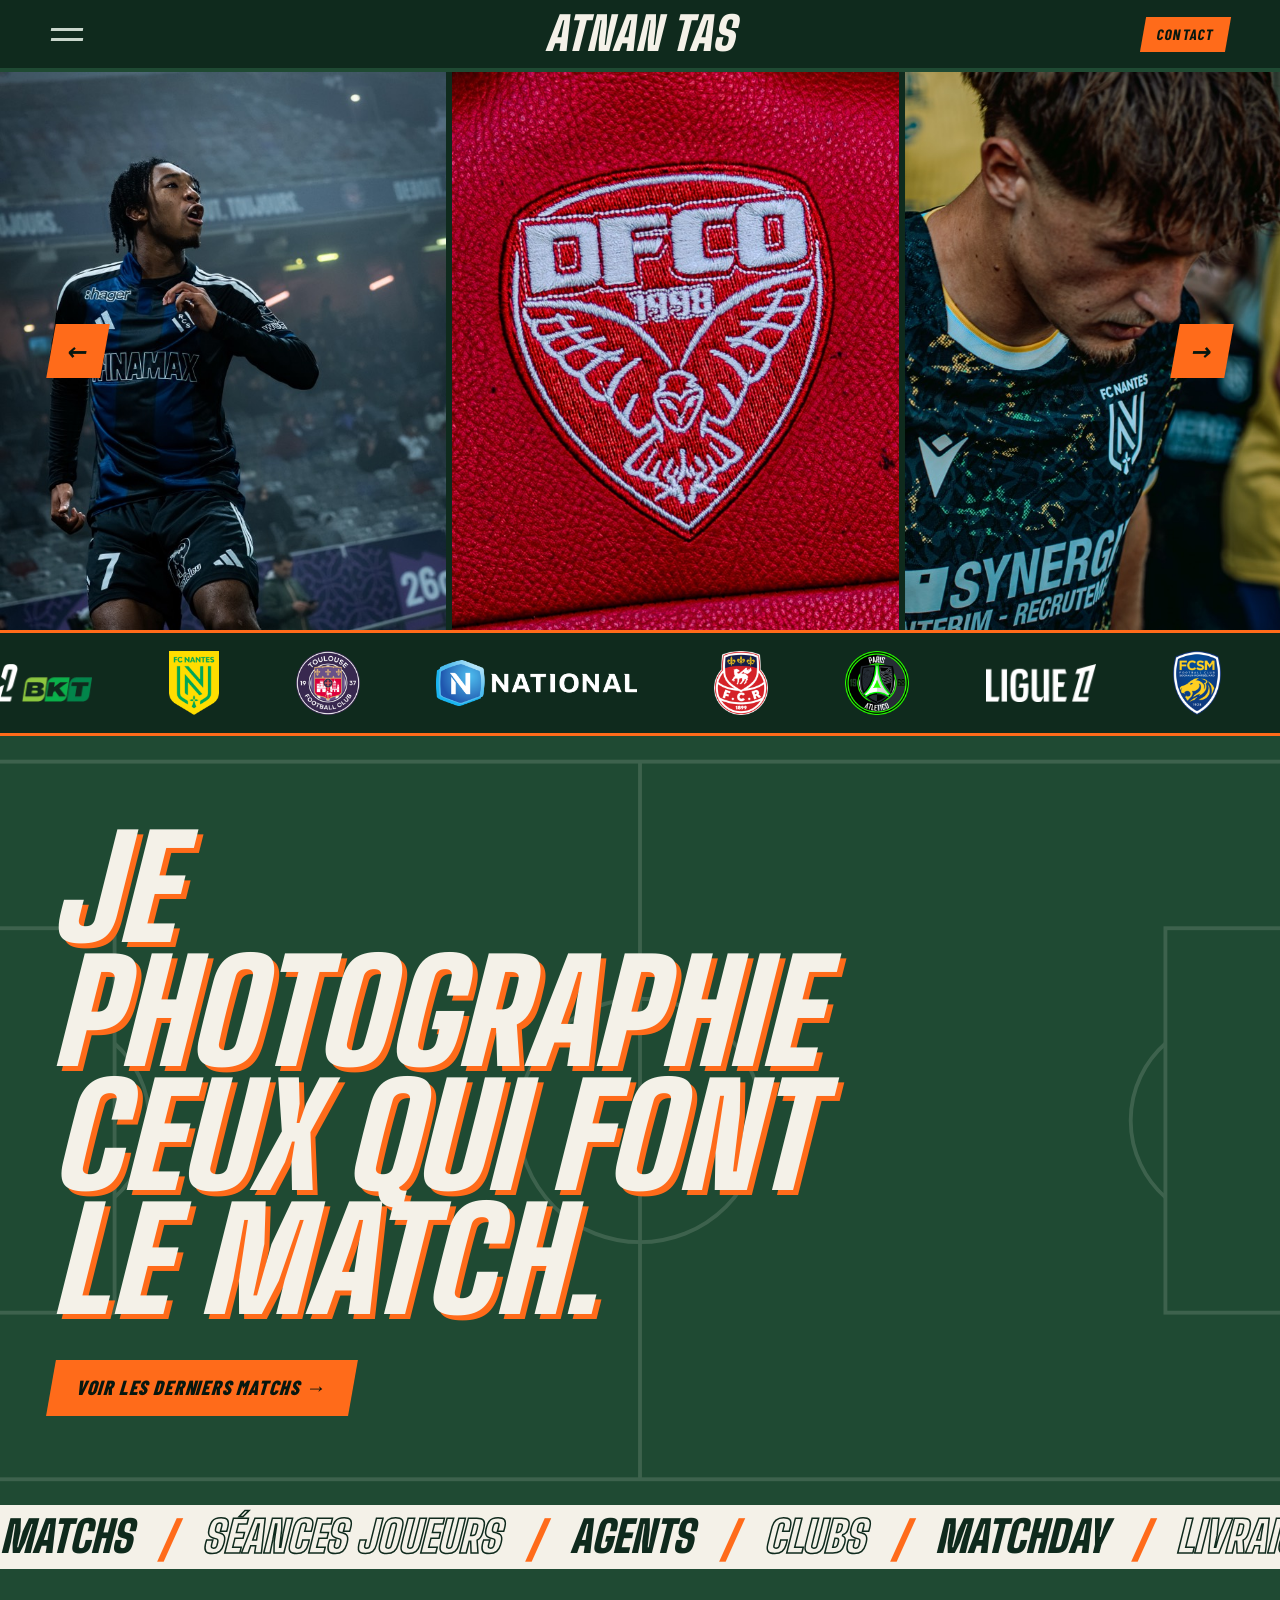
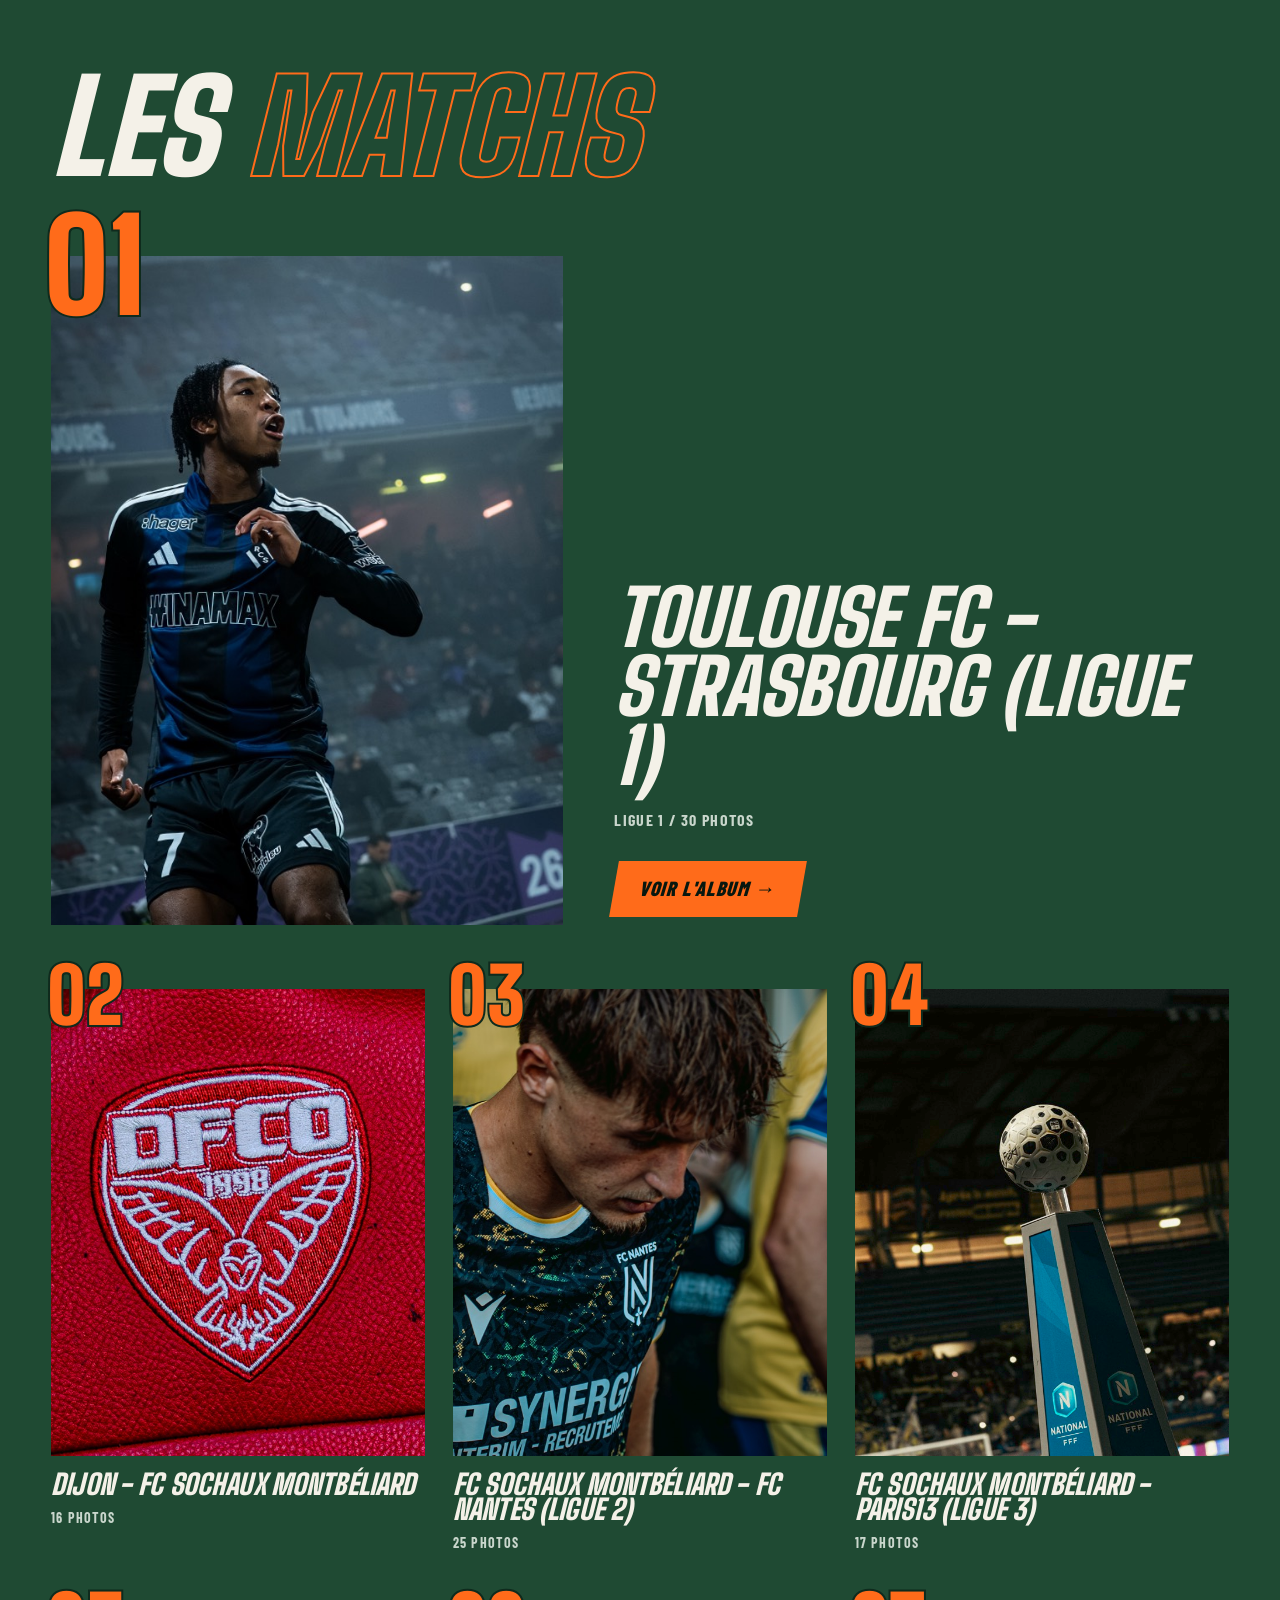
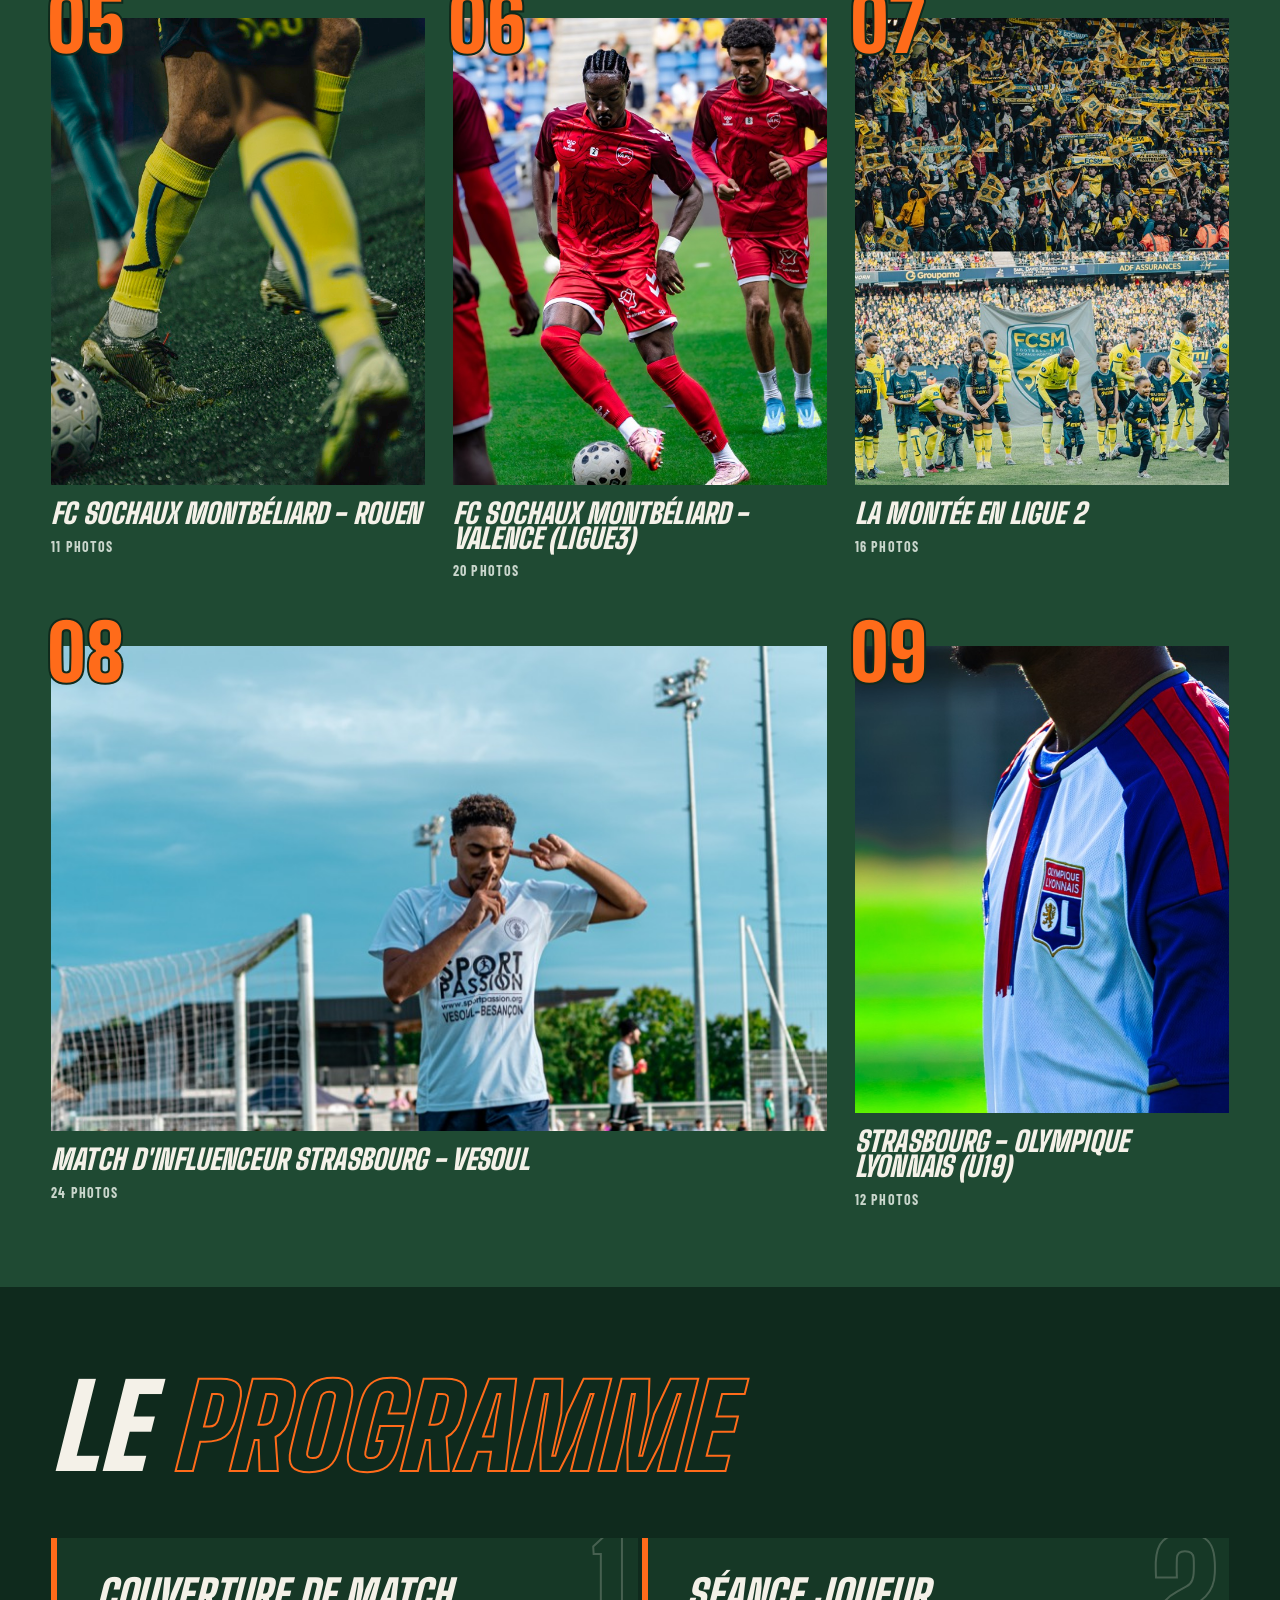
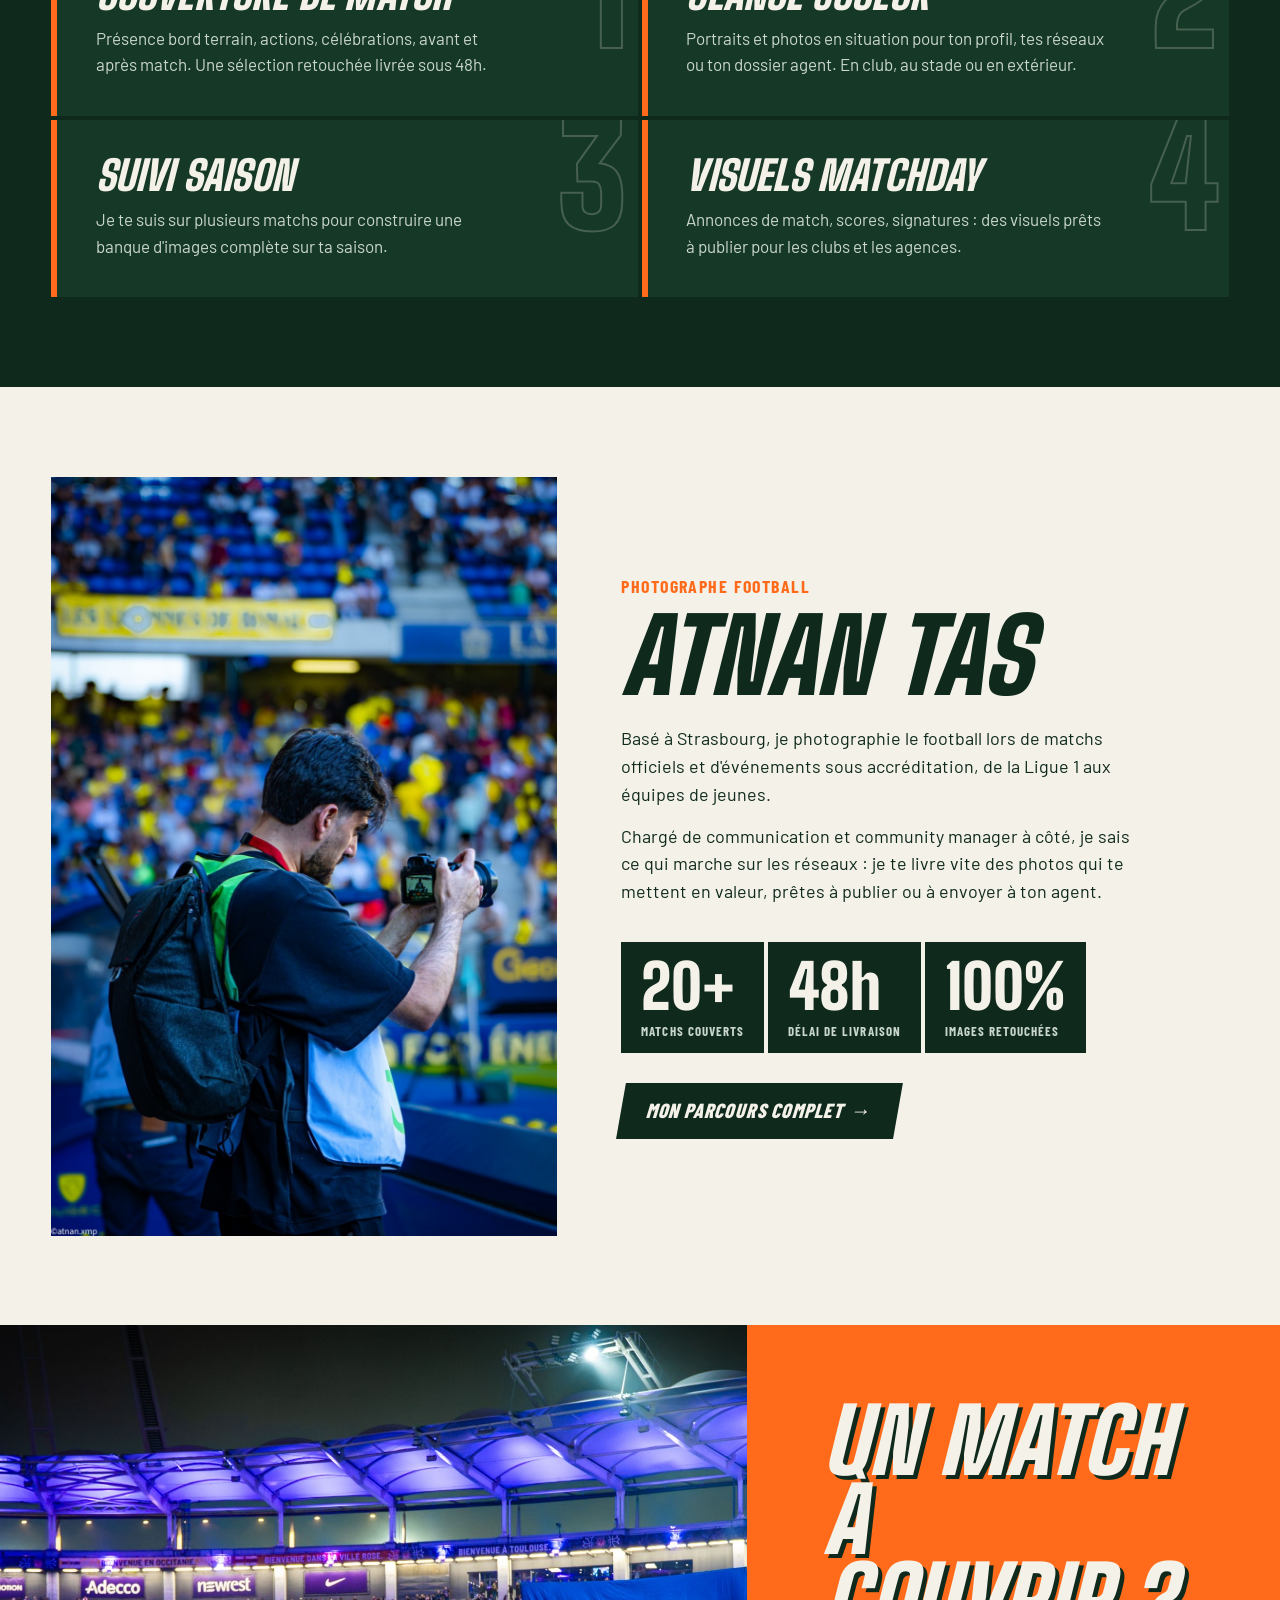
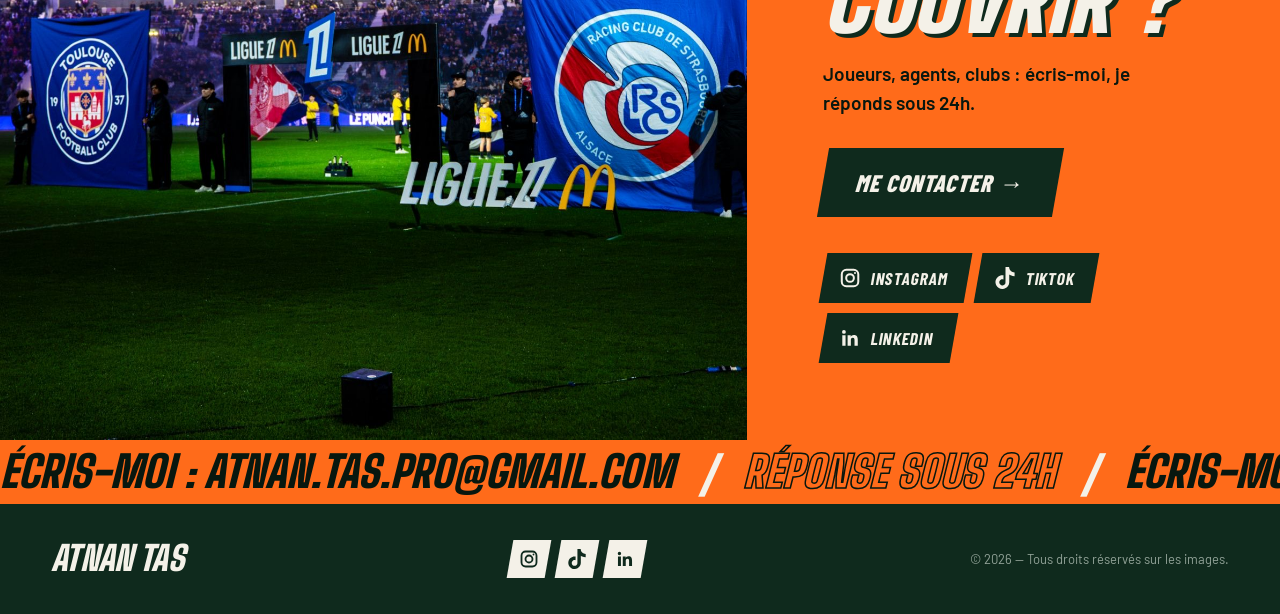
<file: index.html>
<!doctype html>
<html lang="fr">
<head>
  <meta charset="utf-8">
  <meta name="viewport" content="width=device-width, initial-scale=1">
  <title>Photographe football — Portfolio</title>
  <meta name="description" content="Portfolio de photographie football : matchs, séances joueurs et visuels matchday.">
  <link rel="preconnect" href="https://fonts.googleapis.com">
  <link rel="preconnect" href="https://fonts.gstatic.com" crossorigin>
  <link href="https://fonts.googleapis.com/css2?family=Big+Shoulders+Display:wght@700;800;900&family=Barlow+Condensed:ital,wght@0,500;0,600;0,700;1,700;1,800&family=Barlow:wght@400;500;600&display=swap" rel="stylesheet">
  <link rel="stylesheet" href="css/style.css">
</head>
<body>
  <a class="skip" href="#travaux">Aller aux photos</a>

  <header class="nav" id="nav">
    <button class="burger" id="burger" aria-label="Ouvrir le menu" aria-expanded="false"><span></span><span></span></button>
    <a href="#top" class="logo" data-fill="nom"></a>
    <a href="contact.html" class="nav-cta">Contact</a>
  </header>

  <div class="menu" id="menu" hidden>
    <nav>
      <a href="#travaux" data-close>Photos</a>
      <span id="menu-cats"></span>
      <a href="#services" data-close>Services</a>
      <a href="apropos.html">À propos</a>
      <a href="contact.html">Contact</a>
    </nav>
    <div class="menu-foot" id="menu-socials"></div>
  </div>

  <main id="top">
    <!-- CARROUSEL -->
    <section class="reel" aria-label="Photos à la une">
      <div class="reel-track" id="reel"></div>
      <button class="reel-btn prev" id="reel-prev" aria-label="Photos précédentes">←</button>
      <button class="reel-btn next" id="reel-next" aria-label="Photos suivantes">→</button>
    </section>

    <!-- BANDEAU CLUBS & LIGUES -->
    <div class="marquee marquee-teams" aria-label="Clubs et compétitions couverts"><div class="marquee-in" id="marquee0"></div></div>

    <!-- INTRO -->
    <section class="band band-mustard intro">
      <svg class="pitch" viewBox="0 0 1200 600" preserveAspectRatio="xMidYMid slice" aria-hidden="true"><g fill="none" stroke="currentColor" stroke-width="3"><rect x="20" y="20" width="1160" height="560"/><line x1="600" y1="20" x2="600" y2="580"/><circle cx="600" cy="300" r="95"/><circle cx="600" cy="300" r="5" fill="currentColor"/><rect x="20" y="150" width="170" height="300"/><rect x="20" y="230" width="60" height="140"/><rect x="1010" y="150" width="170" height="300"/><rect x="1120" y="230" width="60" height="140"/><path d="M190 240 A80 80 0 0 1 190 360"/><path d="M1010 240 A80 80 0 0 0 1010 360"/></g></svg>
      <h1><a href="#travaux" data-fill="accroche"></a></h1>
      <p><a href="#travaux" class="btn">Voir les derniers matchs →</a></p>
    </section>

    <div class="marquee" aria-hidden="true"><div class="marquee-in" id="marquee1"></div></div>

    <!-- TRAVAUX -->
    <section class="works" id="travaux">
      <div class="works-head">
        <h2>Les <span class="outline">matchs</span></h2>
        <div class="filters" id="filters"></div>
      </div>
      <div class="feed" id="feed"></div>
    </section>

    <!-- SERVICES -->
    <section class="band band-dark services-wrap" id="services">
      <h2>Le <span class="outline">programme</span></h2>
      <ol class="services" id="services-list"></ol>
    </section>

    <!-- À PROPOS -->
    <section class="band band-blue about" id="apropos">
      <div class="about-photo" id="about-photo"></div>
      <div class="about-text">
        <p class="kicker" data-fill="metier"></p>
        <h2 data-fill="nom"></h2>
        <div id="about-text"></div>
        <dl class="stats" id="stats"></dl>
        <a href="apropos.html" class="btn about-more">Mon parcours complet →</a>
      </div>
    </section>

    <!-- CONTACT -->
    <section class="cta" id="contact">
      <div class="cta-photo" id="cta-photo"></div>
      <div class="cta-box">
        <h2>Un match à couvrir&nbsp;?</h2>
        <p>Joueurs, agents, clubs : écris-moi, je réponds sous 24h.</p>
        <a href="contact.html" class="btn btn-big cta-btn">Me contacter →</a>
        <div class="contact-links" id="contact-links"></div>
      </div>
    </section>

    <div class="marquee marquee-alt" aria-hidden="true"><div class="marquee-in" id="marquee2"></div></div>
  </main>

  <footer class="footer">
    <span class="footer-logo" data-fill="nom"></span>
    <span class="socials" id="socials"></span>
    <span class="small">© <span id="year"></span> — Tous droits réservés sur les images.</span>
  </footer>

  <!-- ALBUM -->
  <div class="album-view" id="album-view" hidden>
    <div class="album-bar">
      <button class="icon-btn" id="album-close" aria-label="Fermer l'album">←</button>
      <div>
        <h3 id="album-title"></h3>
        <p id="album-meta"></p>
      </div>
    </div>
    <div class="masonry" id="album-photos"></div>
  </div>

  <div class="lightbox" id="lightbox" hidden>
    <button class="icon-btn lb-close" id="lb-close" aria-label="Fermer">✕</button>
    <button class="icon-btn lb-prev" id="lb-prev" aria-label="Photo précédente">←</button>
    <div class="lb-stage" id="lb-stage"></div>
    <button class="icon-btn lb-next" id="lb-next" aria-label="Photo suivante">→</button>
    <p class="lb-count" id="lb-count"></p>
  </div>

  <script src="js/data.js"></script>
  <script src="js/social.js"></script>
  <script src="js/albums.js"></script>
  <script src="js/main.js"></script>
</body>
</html>
</file>
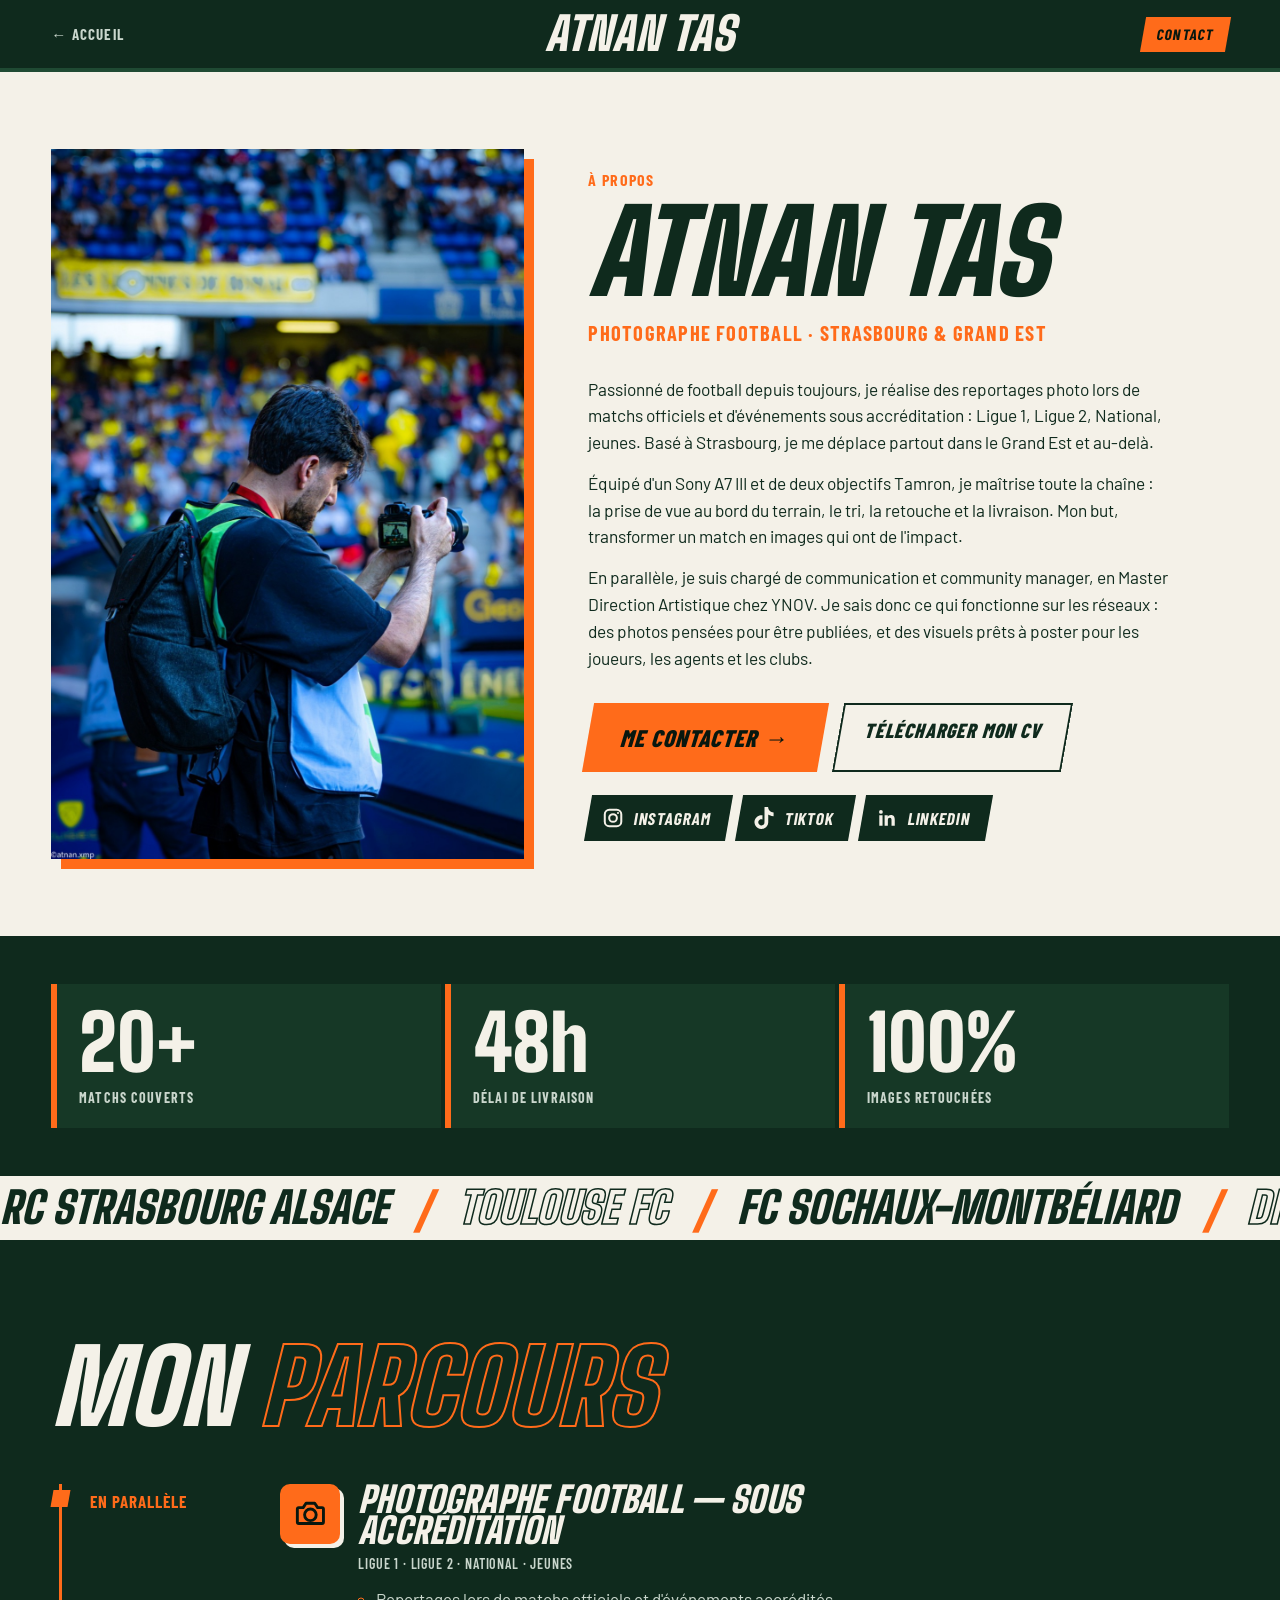
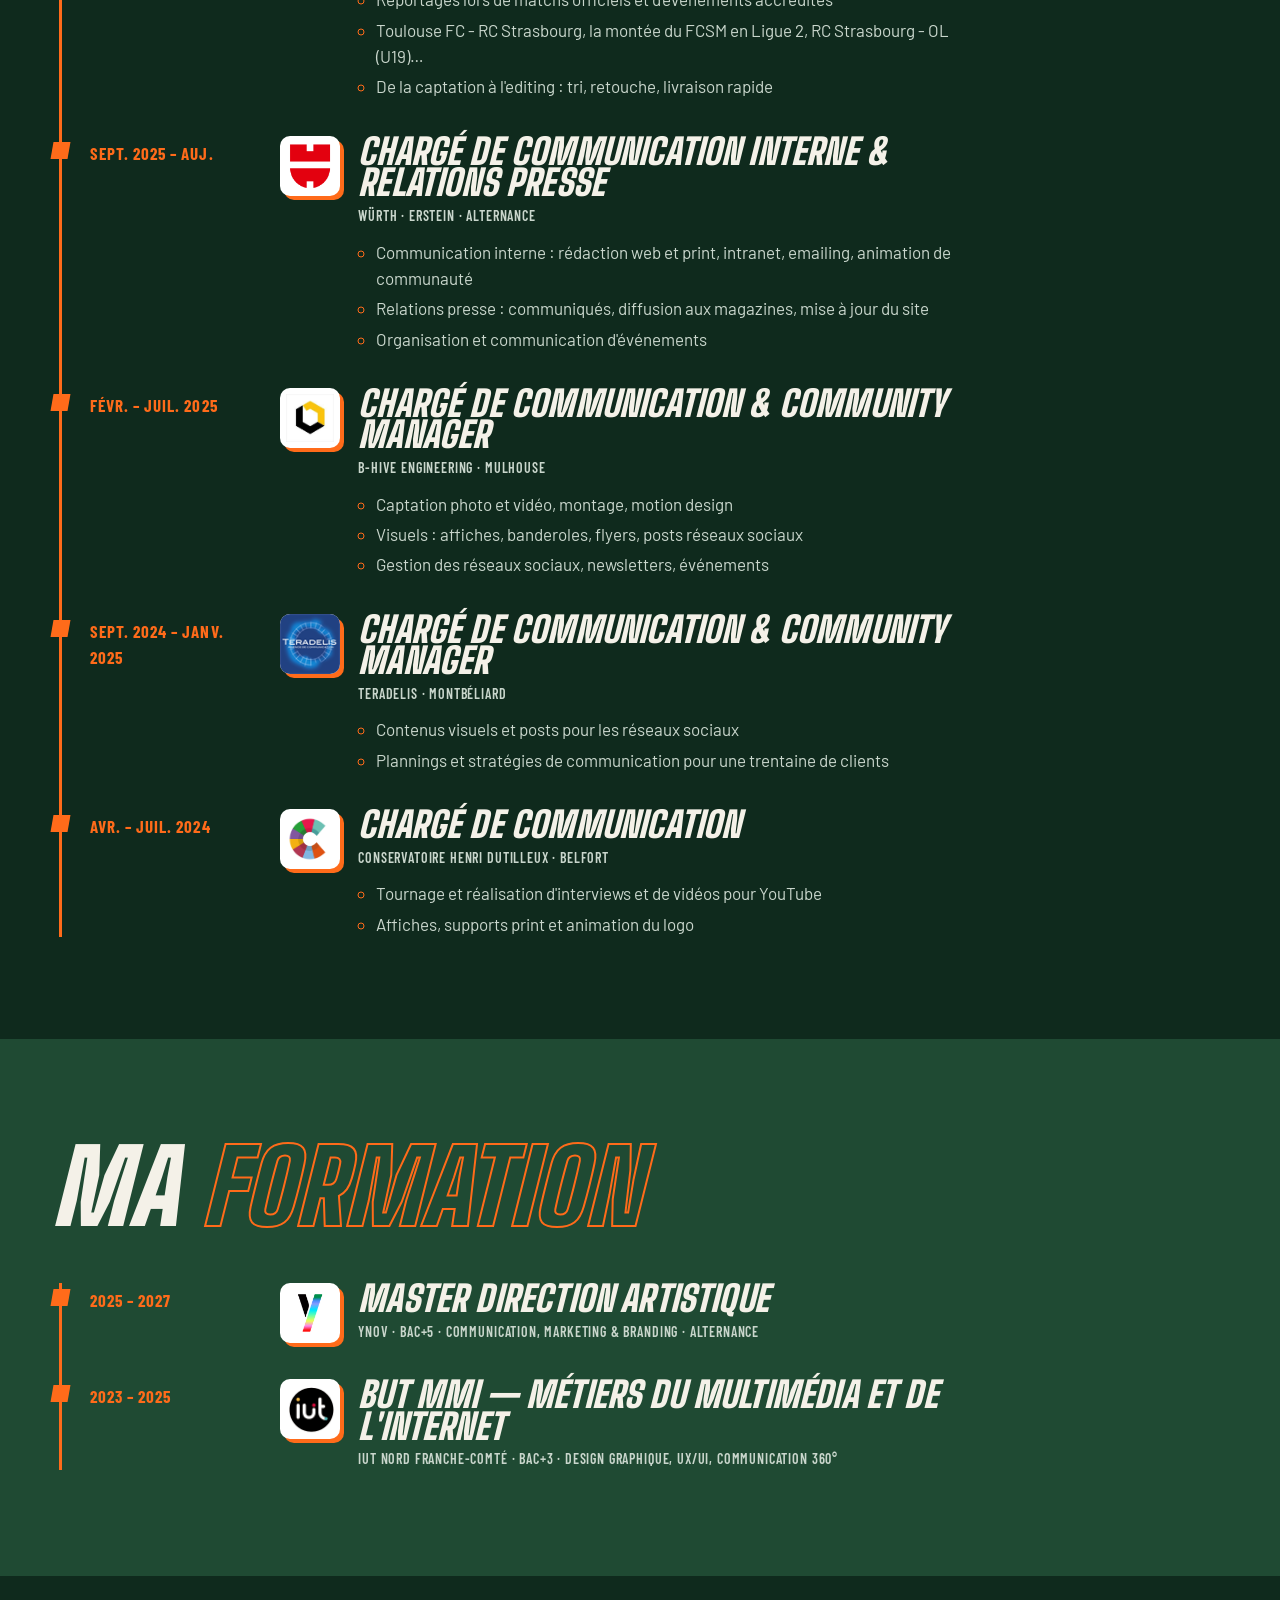
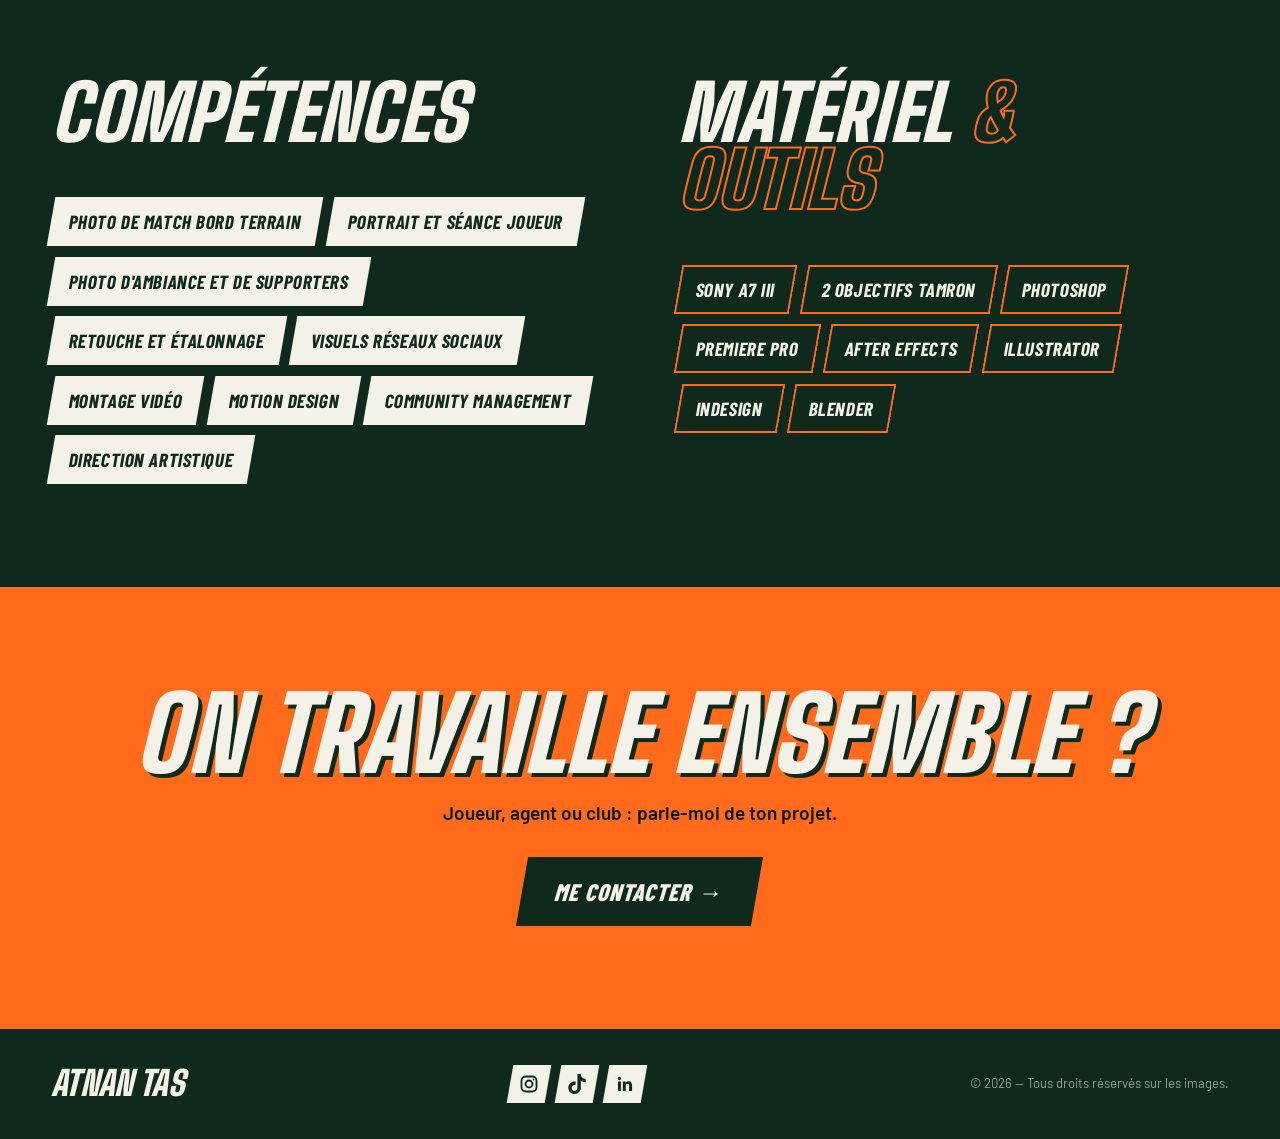
<file: apropos.html>
<!doctype html>
<html lang="fr">
<head>
  <meta charset="utf-8">
  <meta name="viewport" content="width=device-width, initial-scale=1">
  <title>À propos — Photographe football</title>
  <meta name="description" content="Parcours, compétences et matériel d'un photographe spécialisé dans le football.">
  <link rel="preconnect" href="https://fonts.googleapis.com">
  <link rel="preconnect" href="https://fonts.gstatic.com" crossorigin>
  <link href="https://fonts.googleapis.com/css2?family=Big+Shoulders+Display:wght@700;800;900&family=Barlow+Condensed:ital,wght@0,500;0,600;0,700;1,700;1,800&family=Barlow:wght@400;500;600&display=swap" rel="stylesheet">
  <link rel="stylesheet" href="css/style.css">
</head>
<body class="page-about">
  <header class="nav">
    <a href="index.html" class="back">← Accueil</a>
    <a href="index.html" class="logo" data-fill="nom"></a>
    <a href="contact.html" class="nav-cta">Contact</a>
  </header>

  <main>
    <!-- PRÉSENTATION -->
    <section class="ab-hero">
      <div class="ab-photo" id="ab-photo"></div>
      <div class="ab-intro">
        <p class="kicker">À propos</p>
        <h1><span data-fill="nom"></span></h1>
        <p class="ab-sub" id="ab-sub"></p>
        <div class="ab-bio" id="ab-bio"></div>
        <div class="ab-actions" id="ab-actions"></div>
        <div class="ab-socials" id="ab-socials"></div>
      </div>
    </section>

    <!-- CHIFFRES -->
    <section class="ab-stats" aria-label="En chiffres">
      <dl id="ab-stats"></dl>
    </section>

    <!-- CLUBS -->
    <div class="marquee" aria-label="Clubs photographiés" id="ab-clubs-wrap"><div class="marquee-in" id="ab-clubs"></div></div>

    <!-- PARCOURS / FORMATION -->
    <section class="ab-section" id="ab-parcours-wrap">
      <h2>Mon <span class="outline">parcours</span></h2>
      <ol class="timeline" id="ab-parcours"></ol>
    </section>

    <section class="ab-section ab-alt" id="ab-formation-wrap">
      <h2>Ma <span class="outline">formation</span></h2>
      <ol class="timeline" id="ab-formation"></ol>
    </section>

    <!-- COMPÉTENCES / OUTILS -->
    <section class="ab-section ab-grid2">
      <div id="ab-comp-wrap">
        <h2>Compé<wbr>tences</h2>
        <ul class="tags" id="ab-comp"></ul>
      </div>
      <div id="ab-outils-wrap">
        <h2>Matériel <span class="outline">& outils</span></h2>
        <ul class="tags tags-alt" id="ab-outils"></ul>
      </div>
    </section>

    <!-- CTA -->
    <section class="ab-cta">
      <h2>On travaille ensemble&nbsp;?</h2>
      <p>Joueur, agent ou club : parle-moi de ton projet.</p>
      <a href="contact.html" class="btn btn-big">Me contacter →</a>
    </section>
  </main>

  <footer class="footer">
    <span class="footer-logo" data-fill="nom"></span>
    <span class="socials" id="socials"></span>
    <span class="small">© <span id="year"></span> — Tous droits réservés sur les images.</span>
  </footer>

  <script src="js/data.js"></script>
  <script src="js/social.js"></script>
  <script src="js/apropos.js"></script>
</body>
</html>
</file>
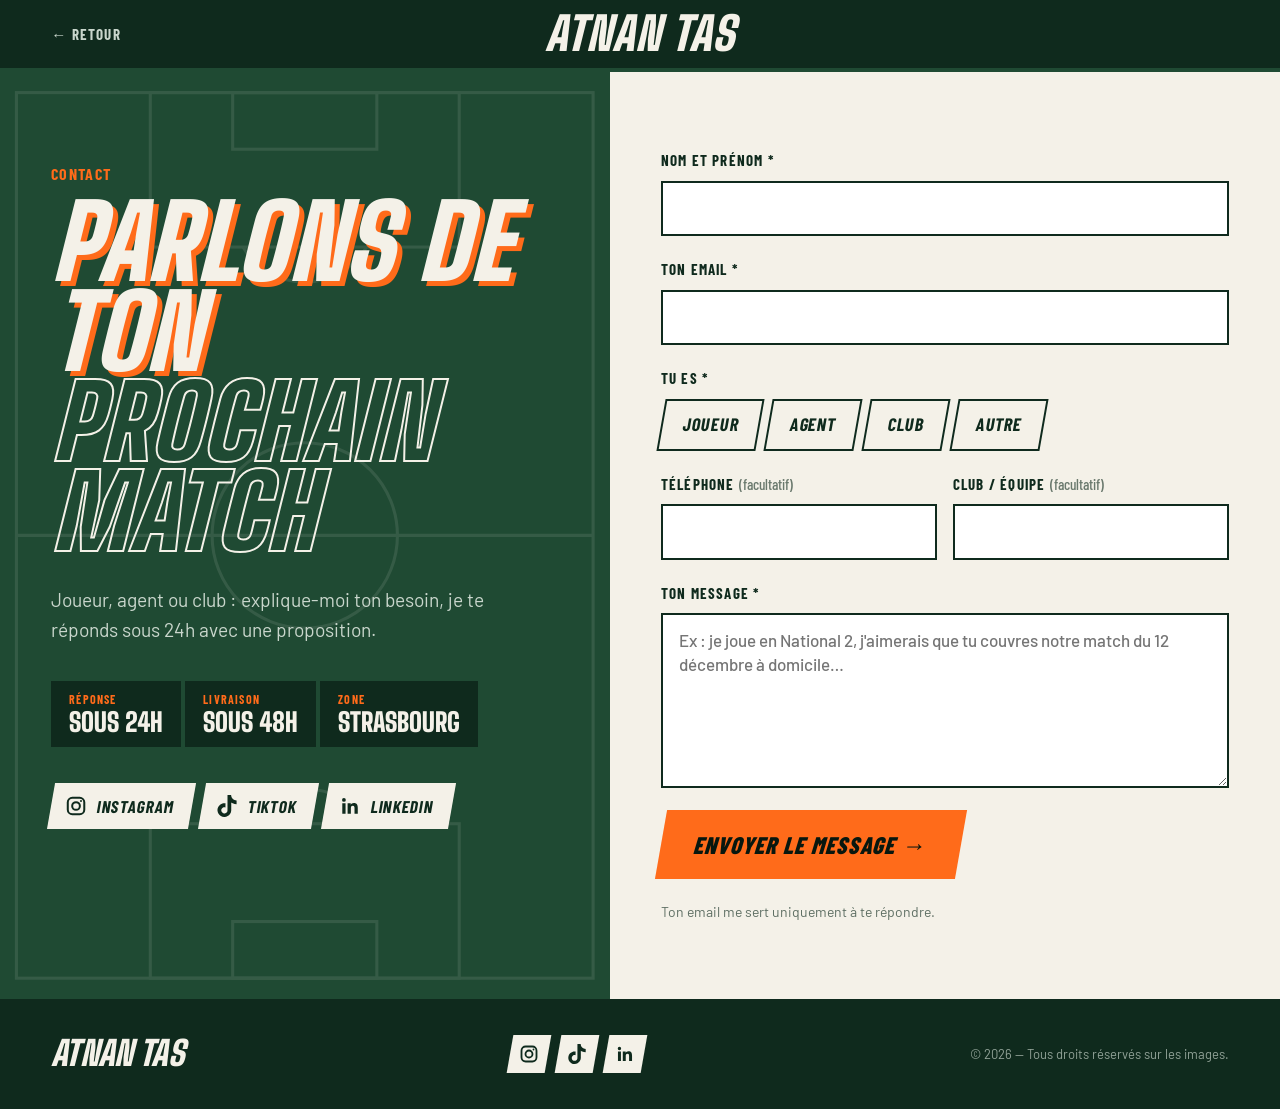
<file: contact.html>
<!doctype html>
<html lang="fr">
<head>
  <meta charset="utf-8">
  <meta name="viewport" content="width=device-width, initial-scale=1">
  <title>Contact — Photographe football</title>
  <meta name="description" content="Contacte-moi pour une couverture de match, une séance joueur ou des visuels matchday.">
  <link rel="preconnect" href="https://fonts.googleapis.com">
  <link rel="preconnect" href="https://fonts.gstatic.com" crossorigin>
  <link href="https://fonts.googleapis.com/css2?family=Big+Shoulders+Display:wght@700;800;900&family=Barlow+Condensed:ital,wght@0,500;0,600;0,700;1,700;1,800&family=Barlow:wght@400;500;600&display=swap" rel="stylesheet">
  <link rel="stylesheet" href="css/style.css">
</head>
<body class="page-contact">
  <header class="nav">
    <a href="index.html" class="back">← Retour</a>
    <a href="index.html" class="logo" data-fill="nom"></a>
    <span></span>
  </header>

  <main class="contact-page">
    <section class="contact-intro">
      <svg class="pitch" viewBox="0 0 600 900" preserveAspectRatio="xMidYMid slice" aria-hidden="true"><g fill="none" stroke="currentColor" stroke-width="3"><rect x="20" y="20" width="560" height="860"/><line x1="20" y1="450" x2="580" y2="450"/><circle cx="300" cy="450" r="90"/><rect x="150" y="20" width="300" height="150"/><rect x="230" y="20" width="140" height="55"/><rect x="150" y="730" width="300" height="150"/><rect x="230" y="825" width="140" height="55"/><path d="M240 170 A70 70 0 0 0 360 170"/><path d="M240 730 A70 70 0 0 1 360 730"/></g></svg>
      <div class="contact-intro-in">
        <p class="kicker">Contact</p>
        <h1>Parlons de ton <span class="outline">prochain match</span></h1>
        <p class="contact-lead">Joueur, agent ou club : explique-moi ton besoin, je te réponds sous 24h avec une proposition.</p>
        <ul class="contact-facts">
          <li><span>Réponse</span>sous 24h</li>
          <li><span>Livraison</span>sous 48h</li>
          <li><span>Zone</span><span data-fill="ville" class="v"></span></li>
        </ul>
        <div class="socials" id="socials"></div>
      </div>
    </section>

    <section class="contact-form-wrap">
      <form class="contact-form" id="form" novalidate>
        <div class="field">
          <label for="f-nom">Nom et prénom *</label>
          <input id="f-nom" name="nom" type="text" autocomplete="name" required>
        </div>
        <div class="field">
          <label for="f-email">Ton email *</label>
          <input id="f-email" name="email" type="email" autocomplete="email" inputmode="email" required>
        </div>

        <fieldset class="field">
          <legend>Tu es *</legend>
          <div class="chips">
            <label><input type="radio" name="profil" value="Joueur" required><span>Joueur</span></label>
            <label><input type="radio" name="profil" value="Agent"><span>Agent</span></label>
            <label><input type="radio" name="profil" value="Club"><span>Club</span></label>
            <label><input type="radio" name="profil" value="Autre"><span>Autre</span></label>
          </div>
        </fieldset>

        <div class="field-row">
          <div class="field">
            <label for="f-tel">Téléphone <em>(facultatif)</em></label>
            <input id="f-tel" name="telephone" type="tel" autocomplete="tel">
          </div>
          <div class="field">
            <label for="f-club">Club / équipe <em>(facultatif)</em></label>
            <input id="f-club" name="club" type="text">
          </div>
        </div>

        <div class="field">
          <label for="f-msg">Ton message *</label>
          <textarea id="f-msg" name="message" rows="6" required placeholder="Ex : je joue en National 2, j'aimerais que tu couvres notre match du 12 décembre à domicile…"></textarea>
        </div>

        <!-- piège anti-robots : invisible pour les humains -->
        <input type="text" name="_honey" class="honey" tabindex="-1" autocomplete="off" aria-hidden="true">

        <p class="form-error" id="form-error" role="alert" hidden></p>
        <button type="submit" class="btn btn-big" id="submit">Envoyer le message →</button>
        <p class="form-note">Ton email me sert uniquement à te répondre.</p>
      </form>

      <div class="form-success" id="success" hidden tabindex="-1">
        <p class="kicker">Message envoyé</p>
        <h2>Merci, c'est reçu&nbsp;!</h2>
        <p>Je te réponds très vite à l'adresse <strong id="success-email"></strong>.</p>
        <a href="index.html" class="btn">← Revenir au portfolio</a>
      </div>
    </section>
  </main>

  <footer class="footer">
    <span class="footer-logo" data-fill="nom"></span>
    <span class="socials" id="socials-foot"></span>
    <span class="small">© <span id="year"></span> — Tous droits réservés sur les images.</span>
  </footer>

  <script src="js/data.js"></script>
  <script src="js/social.js"></script>
  <script src="js/contact.js"></script>
</body>
</html>
</file>
<file: css/style.css>
:root {
  --pitch: #0f2a1d;     /* vert terrain foncé (fond) */
  --pitch-2: #163826;
  --turf: #1f4a33;      /* vert clair (bandeaux) */
  --chalk: #f4f1e8;     /* blanc craie */
  --mist: #c9d6cc;      /* texte courant */
  --orange: #ff6b1a;    /* accent maillot */
  --ink: #08170f;
  --gutter: clamp(16px, 4vw, 56px);
  --display: "Big Shoulders Display", "Arial Narrow", Impact, sans-serif;
  --cond: "Barlow Condensed", "Arial Narrow", sans-serif;
  --sans: "Barlow", system-ui, -apple-system, sans-serif;
  --skew: -10deg;
}

* { box-sizing: border-box; margin: 0; padding: 0; }
html { scroll-behavior: smooth; }
body {
  background: var(--pitch);
  color: var(--mist);
  font: 17px/1.55 var(--sans);
  -webkit-font-smoothing: antialiased;
  overflow-x: hidden;
}
body.locked { overflow: hidden; }
img { display: block; max-width: 100%; }
a { color: inherit; text-decoration: none; }
button { font: inherit; color: inherit; background: none; border: 0; cursor: pointer; }
:focus-visible { outline: 2px solid var(--chalk); outline-offset: 3px; }
[hidden] { display: none !important; }

.skip { position: absolute; left: -999px; top: 8px; background: var(--chalk); color: var(--ink); padding: 8px 12px; z-index: 99; }
.skip:focus { left: 8px; }

/* ---------- TYPO ---------- */
h1, h2, h3, .logo, .footer-logo {
  font-family: var(--display);
  font-weight: 900;
  text-transform: uppercase;
  line-height: .88;
  letter-spacing: .005em;
}
.outline { color: transparent; -webkit-text-stroke: 2px currentColor; }
.band-mustard .outline, .works .outline { -webkit-text-stroke-color: var(--orange); }
.services-wrap .outline { -webkit-text-stroke-color: var(--orange); }
.label, .kicker, .meta, .nav-cta, .filter, .lb-count, .album-bar p {
  font-family: var(--cond); font-weight: 700; text-transform: uppercase; letter-spacing: .08em;
}

/* Bouton incliné façon maillot / panneau */
.btn {
  display: inline-block; font-family: var(--cond); font-weight: 800; font-style: italic;
  text-transform: uppercase; letter-spacing: .04em; font-size: clamp(18px, 1.6vw, 22px);
  background: var(--orange); color: var(--ink); padding: 12px 26px;
  transform: skewX(var(--skew)); transition: background .2s, color .2s;
}
.btn:hover { background: var(--chalk); color: var(--ink); }

/* ---------- NAV ---------- */
.nav {
  position: sticky; top: 0; z-index: 30;
  display: grid; grid-template-columns: 1fr auto 1fr; align-items: center;
  padding: 14px var(--gutter);
  background: var(--pitch);
  border-bottom: 4px solid var(--turf);
}
.logo { font-size: clamp(28px, 3.6vw, 46px); color: var(--chalk); text-align: center; font-style: italic; letter-spacing: .02em; }
.burger { width: 40px; height: 40px; display: grid; align-content: center; gap: 7px; }
.burger span { display: block; height: 3px; width: 32px; background: var(--mist); transform: skewX(var(--skew)); transition: transform .3s; }
.burger[aria-expanded="true"] span:first-child { transform: translateY(5px) rotate(45deg); }
.burger[aria-expanded="true"] span:last-child { transform: translateY(-5px) rotate(-45deg); }
.nav-cta { justify-self: end; font-size: 15px; background: var(--orange); color: var(--ink); padding: 6px 14px; transform: skewX(var(--skew)); transition: background .2s; }
.nav-cta:hover { background: var(--chalk); }

.menu {
  position: fixed; inset: 0; z-index: 25; padding: 110px var(--gutter) 40px;
  background: var(--orange); display: flex; flex-direction: column; justify-content: space-between;
  animation: fade .3s ease;
}
.menu nav { display: flex; flex-direction: column; gap: 2px; }
.menu nav a { font-family: var(--display); font-weight: 900; font-style: italic; text-transform: uppercase; font-size: clamp(52px, 10vw, 120px); line-height: .92; color: var(--pitch); width: fit-content; }
.menu nav a:hover { color: var(--chalk); }
.menu nav #menu-cats a { font-family: var(--cond); font-size: clamp(22px, 3.4vw, 34px); color: var(--ink); padding-left: .3em; display: block; line-height: 1.3; }
.menu nav #menu-cats a::before { content: "— "; }
.menu-foot { display: flex; gap: 24px; font-family: var(--cond); font-weight: 700; text-transform: uppercase; color: var(--pitch); }
@keyframes fade { from { opacity: 0; } }

/* ---------- PHOTO / PLACEHOLDER ---------- */
.ph { position: relative; overflow: hidden; background: var(--pitch-2); }
.ph img { width: 100%; height: 100%; object-fit: cover; transition: transform .7s ease; }
.ph.demo {
  background:
    radial-gradient(90% 70% at 50% 35%, hsl(var(--h) 45% 46%), transparent 72%),
    linear-gradient(160deg, hsl(var(--h) 40% 28%), hsl(calc(var(--h) + 40) 35% 16%));
}
.ph.demo::after {
  content: attr(data-label); position: absolute; left: 12px; bottom: 10px;
  font: 700 12px var(--cond); color: rgba(255,255,255,.45); letter-spacing: .12em; text-transform: uppercase;
}

/* ---------- CARROUSEL ---------- */
.reel { position: relative; }
.reel-track {
  display: flex; gap: 6px; overflow-x: auto; scroll-snap-type: x mandatory;
  scrollbar-width: none; height: clamp(360px, 62vh, 680px);
}
.reel-track::-webkit-scrollbar { display: none; }
.reel-track > button { flex: 0 0 auto; height: 100%; scroll-snap-align: center; }
.reel-track .ph { height: 100%; aspect-ratio: var(--r, 4/5); }
.reel-btn {
  position: absolute; top: 50%; translate: 0 -50%;
  width: 54px; height: 54px; background: var(--orange); color: var(--ink);
  font-size: 24px; font-weight: 700; display: grid; place-items: center;
  transform: skewX(var(--skew)); transition: background .2s;
}
.reel-btn:hover { background: var(--chalk); }
.reel-btn.prev { left: var(--gutter); }
.reel-btn.next { right: var(--gutter); }

/* ---------- BANDES ---------- */
.band { padding: clamp(48px, 7vw, 96px) var(--gutter); }
.band-mustard { background: var(--turf); color: var(--chalk); }
.band-dark { background: var(--pitch); }
.band-blue { background: var(--chalk); color: var(--pitch); }

.intro { position: relative; overflow: hidden; }
.pitch { position: absolute; inset: 0; width: 100%; height: 100%; color: var(--chalk); opacity: .14; pointer-events: none; }
.intro h1, .intro p { position: relative; }
.intro h1 { font-size: clamp(64px, 11vw, 176px); color: var(--chalk); max-width: 12ch; font-style: italic; text-shadow: 5px 5px 0 var(--orange); }
.intro p { margin-top: clamp(24px, 3vw, 40px); }

/* Bandeau défilant */
.marquee { overflow: hidden; background: var(--chalk); color: var(--pitch); padding: 10px 0; }
.marquee-alt { background: var(--orange); color: var(--ink); }
.marquee-in { display: flex; width: max-content; animation: slide 34s linear infinite; }
.marquee-in span { font-family: var(--display); font-weight: 900; font-style: italic; text-transform: uppercase; font-size: clamp(28px, 3.4vw, 46px); line-height: 1; white-space: nowrap; }
.marquee-in span:nth-child(even) { color: transparent; -webkit-text-stroke: 1.5px currentColor; -webkit-text-stroke-color: var(--pitch); }
.marquee-alt .marquee-in span:nth-child(even) { -webkit-text-stroke-color: var(--ink); }
.marquee-in span::after { content: "/"; display: inline-block; margin: 0 .6em; color: var(--orange); -webkit-text-stroke: 0; }
.marquee-alt .marquee-in span::after { color: var(--chalk); }
@keyframes slide { to { transform: translateX(-50%); } }

/* ---------- FEED ---------- */
.works { background: var(--turf); padding: clamp(56px, 8vw, 110px) var(--gutter) clamp(40px, 6vw, 80px); }
.works-head { display: flex; justify-content: space-between; align-items: flex-end; gap: 20px; flex-wrap: wrap; margin-bottom: clamp(36px, 6vw, 72px); }
.works-head h2 { font-size: clamp(64px, 10vw, 150px); color: var(--chalk); font-style: italic; }
.filters { display: flex; gap: 8px; flex-wrap: wrap; }
.filter {
  font-size: 18px; padding: 8px 18px; color: var(--chalk);
  border: 2px solid rgba(244,241,232,.5); transform: skewX(var(--skew)); transition: all .2s;
}
.filter:hover { border-color: var(--chalk); }
.filter[aria-selected="true"] { background: var(--orange); border-color: var(--orange); color: var(--ink); }

.feed { display: flex; flex-direction: column; gap: clamp(56px, 9vw, 130px); }
.entry { display: block; text-align: left; width: 100%; position: relative; }
.entry .ph { width: 100%; }
.entry:hover .ph img { transform: scale(1.03); }
.entry .num {
  position: absolute; top: -.42em; left: -.06em; z-index: 2;
  font-family: var(--display); font-weight: 900; font-size: clamp(72px, 9vw, 140px); line-height: 1;
  color: var(--orange); -webkit-text-stroke: 4px var(--pitch); paint-order: stroke fill;
  pointer-events: none;
}
.entry figcaption { margin-top: 16px; color: var(--chalk); display: flex; gap: 10px 18px; align-items: center; flex-wrap: wrap; }
.entry h3 { font-size: clamp(34px, 4vw, 60px); font-style: italic; flex: 1 1 100%; }
.entry .meta { font-size: 16px; color: var(--mist); }
.score {
  display: inline-block; background: var(--chalk); color: var(--pitch);
  font-family: var(--display); font-weight: 900; font-size: 26px; line-height: 1;
  padding: 6px 14px 4px; transform: skewX(var(--skew));
}
.score-lbl { font-family: var(--cond); font-weight: 700; font-size: 13px; letter-spacing: .1em; text-transform: uppercase; color: var(--orange); margin-right: 10px; vertical-align: 4px; }

/* le cadre suit les proportions réelles de la photo (--r) : aucun recadrage */
.entry .ph { aspect-ratio: var(--r, 4/5); }
.entry.l1 .ph { aspect-ratio: var(--r, 16/9); }
.entry.l3 .ph { aspect-ratio: var(--r, 4/3); }
.entry.l2 { width: 46%; margin-left: auto; margin-right: 6%; }
.entry.l3 { width: 62%; margin-left: 3%; }
.entry.l4 { width: 42%; margin-inline: auto; }

/* ---------- SERVICES ---------- */
.services-wrap h2 { font-size: clamp(60px, 9vw, 140px); color: var(--chalk); font-style: italic; margin-bottom: clamp(32px, 5vw, 60px); }
.services { list-style: none; display: grid; grid-template-columns: repeat(2, 1fr); gap: 4px; }
.services li { background: var(--pitch-2); padding: clamp(24px, 3vw, 40px); position: relative; overflow: hidden; border-left: 6px solid var(--orange); }
.services .num {
  position: absolute; right: 10px; top: -14px;
  font-family: var(--display); font-weight: 900; font-size: clamp(100px, 11vw, 160px); line-height: 1;
  color: transparent; -webkit-text-stroke: 2px rgba(244,241,232,.22);
}
.services h3 { font-size: clamp(32px, 3.2vw, 46px); color: var(--chalk); font-style: italic; margin-bottom: 12px; position: relative; }
.services p { max-width: 42ch; position: relative; }

/* ---------- À PROPOS ---------- */
.about { display: grid; grid-template-columns: 1fr 1.2fr; gap: clamp(28px, 5vw, 80px); align-items: center; }
.about-photo .ph { aspect-ratio: 4/5; }
.about-photo .ph.about-me { aspect-ratio: 2/3; }   /* ta photo, affichée en entier */
.kicker { font-size: 16px; color: var(--orange); margin-bottom: 10px; }
.about h2 { font-size: clamp(60px, 8vw, 120px); font-style: italic; margin-bottom: 24px; }
.about-text p { font-size: clamp(17px, 1.4vw, 20px); max-width: 52ch; }
.about-text p + p { margin-top: 14px; }
.stats { display: grid; grid-template-columns: repeat(3, auto); justify-content: start; gap: 4px; margin-top: 36px; }
.stats div { display: flex; flex-direction: column-reverse; background: var(--pitch); color: var(--chalk); padding: 14px 20px 12px; }
.stats dd { font-family: var(--display); font-weight: 900; font-size: clamp(44px, 4.8vw, 70px); line-height: 1; }
.stats dt { font-family: var(--cond); font-weight: 700; text-transform: uppercase; letter-spacing: .08em; font-size: 13px; color: var(--mist); margin-top: 4px; }

/* ---------- CONTACT ---------- */
.cta { display: grid; grid-template-columns: 1.4fr 1fr; min-height: 560px; }
.cta-photo .ph { height: 100%; min-height: 360px; }
.cta-photo .ph img, .about-photo .ph img { object-position: 50% 30%; }
.cta-photo .ph.cta-me img { object-position: 50% 55%; }   /* garde les deux bannières visibles */
@media (max-width: 900px) { .cta-photo .ph.cta-me { height: auto; min-height: 0; aspect-ratio: 3/2; } }
.cta-box { background: var(--orange); color: var(--ink); padding: clamp(40px, 6vw, 88px); display: flex; flex-direction: column; justify-content: center; }
.cta-box h2 { font-size: clamp(60px, 7vw, 112px); color: var(--chalk); font-style: italic; margin-bottom: 20px; text-shadow: 4px 4px 0 var(--pitch); }
.cta-box p { font-weight: 600; font-size: 19px; max-width: 34ch; }
.contact-links { display: flex; flex-direction: column; gap: 10px; margin-top: 30px; max-width: 440px; }
.contact-links > a {
  display: block; text-align: center; padding: 14px 20px;
  font-family: var(--cond); font-weight: 700; font-size: 20px; letter-spacing: .03em;
  background: var(--pitch); color: var(--chalk); transform: skewX(var(--skew));
  transition: background .2s, color .2s; word-break: break-all;
}
.contact-links > a:hover { background: var(--chalk); color: var(--ink); }
.contact-links > a.alt { background: transparent; color: var(--ink); border: 2px solid var(--ink); text-transform: uppercase; }
.contact-links > a.alt:hover { background: var(--ink); color: var(--chalk); }

/* ---------- FOOTER ---------- */
.footer { display: flex; justify-content: space-between; align-items: center; flex-wrap: wrap; gap: 16px; padding: 36px var(--gutter); }
.footer-logo { color: var(--chalk); font-size: 34px; font-style: italic; }
.socials { display: flex; gap: 22px; font-family: var(--cond); font-weight: 700; text-transform: uppercase; letter-spacing: .06em; }
.socials a:hover { color: var(--chalk); }
.small { font-size: 13px; opacity: .7; }

/* ---------- ALBUM ---------- */
.album-view { position: fixed; inset: 0; z-index: 40; background: var(--pitch); overflow-y: auto; padding: 0 var(--gutter) 60px; }
.album-bar { position: sticky; top: 0; z-index: 2; display: flex; align-items: center; gap: 18px; padding: 16px 0; margin-bottom: 18px; background: var(--pitch); border-bottom: 4px solid var(--turf); }
.album-bar h3 { font-size: clamp(32px, 4vw, 56px); color: var(--chalk); font-style: italic; }
.album-bar p { font-size: 15px; }
.icon-btn { width: 50px; height: 50px; flex-shrink: 0; background: var(--chalk); color: var(--pitch); display: grid; place-items: center; font-size: 22px; font-weight: 700; transform: skewX(var(--skew)); transition: background .2s; }
.icon-btn:hover { background: var(--orange); }
.masonry { --row: clamp(170px, 26vw, 340px); display: flex; flex-wrap: wrap; gap: 6px; }
.masonry::after { content: ""; flex-grow: 999999; }   /* évite d'étirer la dernière ligne */
.masonry button { flex: var(--r) 1 calc(var(--r) * var(--row)); aspect-ratio: var(--r); }
.masonry .ph { width: 100%; height: 100%; }
@media (max-width: 600px) { .masonry { --row: 150px; } }

.lightbox { position: fixed; inset: 0; z-index: 50; background: rgba(8,23,15,.97); display: grid; place-items: center; }
.lb-stage { width: min(92vw, 1400px); height: 86svh; display: grid; place-items: center; }
.lb-stage .ph:not(.demo) { background: none; width: 100%; height: 100%; display: grid; place-items: center; }
.lb-stage img { max-width: 100%; max-height: 100%; width: auto !important; height: auto !important; object-fit: contain; }
.lb-stage .ph.demo { width: min(70vh, 90vw); aspect-ratio: 4/5; }
.lb-close { position: absolute; top: 16px; right: 16px; }
.lb-prev, .lb-next { position: absolute; top: 50%; translate: 0 -50%; }
.lb-prev { left: 16px; } .lb-next { right: 16px; }
.lb-count { position: absolute; bottom: 16px; left: 50%; translate: -50% 0; font-size: 15px; }

/* ---------- APPARITION ---------- */
.reveal { opacity: 0; transform: translateY(30px); transition: opacity .8s ease, transform .8s ease; }
.reveal.in { opacity: 1; transform: none; }
@media (prefers-reduced-motion: reduce) {
  .marquee-in { animation: none; }
  html { scroll-behavior: auto; }
  .reveal { opacity: 1; transform: none; }
}

/* ---------- RESPONSIVE ---------- */
@media (max-width: 900px) {
  .entry.l2, .entry.l3, .entry.l4 { width: 80%; }
  .entry.l2 { margin-right: 0; }
  .entry.l3 { margin-left: 0; }
  .about, .cta { grid-template-columns: 1fr; }
  .services { grid-template-columns: 1fr; }
}
@media (max-width: 600px) {
  .nav-cta { font-size: 13px; padding: 5px 10px; }
  .reel-track { height: 58vh; }
  .reel-btn { width: 42px; height: 42px; }
  .entry.l2, .entry.l3, .entry.l4 { width: 100%; margin: 0; }
  .entry .num { top: -.36em; }
  .feed { gap: 64px; }
  .stats { grid-template-columns: repeat(3, 1fr); }
  .stats div { padding: 12px; }
  .lb-prev, .lb-next { top: auto; bottom: 8px; translate: none; }
  .lb-count { bottom: 24px; }
}

/* =========================================================
   PAGE CONTACT
   ========================================================= */
.back { font-family: var(--cond); font-weight: 700; text-transform: uppercase; letter-spacing: .08em; font-size: 15px; color: var(--mist); }
.back:hover { color: var(--orange); }

.contact-page { display: grid; grid-template-columns: 1fr 1.1fr; min-height: calc(100svh - 80px); }
.contact-intro { position: relative; overflow: hidden; background: var(--turf); color: var(--chalk); padding: clamp(48px, 7vw, 96px) var(--gutter); }
.contact-intro .pitch { opacity: .1; }
.contact-intro-in { position: relative; }
.contact-intro h1 { font-size: clamp(60px, 8vw, 128px); font-style: italic; color: var(--chalk); text-shadow: 5px 5px 0 var(--orange); }
.contact-intro h1 .outline { -webkit-text-stroke-color: var(--chalk); text-shadow: none; }
.contact-lead { margin-top: 28px; font-size: clamp(17px, 1.5vw, 20px); max-width: 40ch; color: var(--mist); }
.contact-facts { list-style: none; display: flex; flex-wrap: wrap; gap: 4px; margin: 36px 0 28px; }
.contact-facts li { background: var(--pitch); padding: 12px 18px; font-family: var(--display); font-weight: 900; font-size: 26px; line-height: 1; text-transform: uppercase; }
.contact-facts li > span:first-child { display: block; font-family: var(--cond); font-weight: 700; font-size: 12px; letter-spacing: .1em; color: var(--orange); margin-bottom: 4px; }

.contact-form-wrap { background: var(--chalk); color: var(--pitch); padding: clamp(40px, 6vw, 88px) var(--gutter); display: flex; flex-direction: column; justify-content: center; }
.contact-form { display: flex; flex-direction: column; gap: 22px; max-width: 620px; width: 100%; }
.field { display: flex; flex-direction: column; gap: 8px; border: 0; min-width: 0; }
.field-row { display: grid; grid-template-columns: 1fr 1fr; gap: 16px; }
.field label, .field legend { font-family: var(--cond); font-weight: 700; text-transform: uppercase; letter-spacing: .08em; font-size: 15px; }
.field legend { margin-bottom: 8px; }
.field em { font-style: normal; text-transform: none; letter-spacing: 0; opacity: .6; font-weight: 500; }
.field input, .field textarea {
  font: 500 17px/1.4 var(--sans); color: var(--pitch); background: #fff;
  border: 2px solid var(--pitch); border-radius: 0; padding: 14px 16px; width: 100%;
  transition: border-color .2s, box-shadow .2s;
}
.field textarea { resize: vertical; min-height: 140px; }
.field input:focus, .field textarea:focus { outline: none; border-color: var(--orange); box-shadow: 4px 4px 0 var(--orange); }
.field [aria-invalid="true"] { border-color: #c4161c; box-shadow: 4px 4px 0 #c4161c; }
.chips { display: flex; flex-wrap: wrap; gap: 8px; }
.chips label { cursor: pointer; }
.chips input { position: absolute; opacity: 0; pointer-events: none; }
.chips span {
  display: inline-block; padding: 10px 20px; border: 2px solid var(--pitch);
  font-family: var(--cond); font-weight: 700; font-size: 18px; text-transform: uppercase; letter-spacing: .04em;
  transform: skewX(var(--skew)); transition: background .2s, color .2s;
}
.chips label:hover span { background: rgba(15,42,29,.08); }
.chips input:checked + span { background: var(--pitch); color: var(--chalk); }
.chips input:focus-visible + span { outline: 2px solid var(--orange); outline-offset: 3px; }
.honey { position: absolute; left: -9999px; width: 1px; height: 1px; opacity: 0; }
.btn-big { font-size: 24px; padding: 16px 34px; align-self: flex-start; }
.btn:disabled { opacity: .6; cursor: wait; }
.form-note { font-size: 14px; opacity: .65; }
.form-error { background: #c4161c; color: #fff; padding: 12px 16px; font-weight: 600; }
.form-error a { text-decoration: underline; }
.form-success { max-width: 560px; outline: none; }
.form-success h2 { font-size: clamp(56px, 7vw, 100px); font-style: italic; margin-bottom: 18px; }
.form-success p:not(.kicker) { font-size: 19px; margin-bottom: 28px; }

@media (max-width: 900px) {
  .contact-page { grid-template-columns: 1fr; }
}
@media (max-width: 600px) {
  .field-row { grid-template-columns: 1fr; }
  .back { font-size: 13px; }
}
.cta-btn { background: var(--pitch); color: var(--chalk); margin-top: 30px; }
.cta-btn:hover { background: var(--chalk); color: var(--pitch); }

/* =========================================================
   PAGE À PROPOS
   ========================================================= */
.ab-hero { display: grid; grid-template-columns: 0.85fr 1.15fr; gap: clamp(28px, 5vw, 80px); align-items: center; padding: clamp(40px, 6vw, 90px) var(--gutter); background: var(--chalk); color: var(--pitch); }
.ab-photo .ph { aspect-ratio: 2/3; box-shadow: 10px 10px 0 var(--orange); }
.ab-intro h1 { font-size: clamp(64px, 9vw, 150px); font-style: italic; }
.ab-sub { font-family: var(--cond); font-weight: 700; text-transform: uppercase; letter-spacing: .06em; font-size: clamp(17px, 1.6vw, 22px); color: var(--orange); margin: 14px 0 26px; }
.ab-bio p { font-size: clamp(17px, 1.35vw, 19px); max-width: 58ch; }
.ab-bio p + p { margin-top: 14px; }
.ab-actions { display: flex; flex-wrap: wrap; gap: 14px; margin-top: 32px; }
.btn-ghost { background: transparent; color: var(--pitch); box-shadow: inset 0 0 0 2px var(--pitch); }
.btn-ghost:hover { background: var(--pitch); color: var(--chalk); }
.ab-socials { display: flex; gap: 20px; margin-top: 22px; font-family: var(--cond); font-weight: 700; text-transform: uppercase; letter-spacing: .06em; }
.ab-socials a:hover { color: var(--orange); }

.ab-stats { background: var(--pitch); padding: clamp(28px, 4vw, 48px) var(--gutter); }
.ab-stats dl { display: grid; grid-template-columns: repeat(auto-fit, minmax(160px, 1fr)); gap: 4px; }
.ab-stats div { display: flex; flex-direction: column-reverse; background: var(--pitch-2); padding: 20px 22px; border-left: 6px solid var(--orange); }
.ab-stats dd { font-family: var(--display); font-weight: 900; font-size: clamp(52px, 6vw, 88px); line-height: 1; color: var(--chalk); }
.ab-stats dt { font-family: var(--cond); font-weight: 700; text-transform: uppercase; letter-spacing: .08em; font-size: 14px; margin-top: 6px; }

.ab-section { padding: clamp(56px, 8vw, 110px) var(--gutter); }
.ab-section h2 { font-size: clamp(56px, 8vw, 120px); color: var(--chalk); font-style: italic; margin-bottom: clamp(28px, 4vw, 52px); }
.ab-section .outline { -webkit-text-stroke-color: var(--orange); }
.ab-alt { background: var(--turf); }

.timeline { list-style: none; border-left: 3px solid var(--orange); margin-left: 8px; display: flex; flex-direction: column; gap: 36px; max-width: 900px; }
.timeline > li { position: relative; display: grid; grid-template-columns: 170px 1fr; gap: 20px; padding-left: 28px; }
.timeline > li::before { content: ""; position: absolute; left: -10px; top: 6px; width: 17px; height: 17px; background: var(--orange); transform: skewX(var(--skew)); }
.tl-date { font-family: var(--cond); font-weight: 700; text-transform: uppercase; letter-spacing: .06em; color: var(--orange); padding-top: 4px; }
.timeline h3 { font-size: clamp(28px, 2.8vw, 40px); color: var(--chalk); font-style: italic; }
.tl-lieu { font-family: var(--cond); font-weight: 600; text-transform: uppercase; letter-spacing: .06em; font-size: 14px; margin-top: 6px; }
.timeline ul { margin-top: 12px; padding-left: 18px; }
.timeline ul li { margin-top: 4px; }
.timeline ul li::marker { color: var(--orange); }
.todo { display: inline-block; vertical-align: middle; font: 700 12px var(--cond); letter-spacing: .1em; text-transform: uppercase; font-style: normal; background: var(--orange); color: var(--ink); padding: 4px 8px; transform: skewX(var(--skew)); margin-left: 6px; }

.ab-grid2 { display: grid; grid-template-columns: 1fr 1fr; gap: clamp(40px, 6vw, 90px); border-top: 4px solid var(--turf); }
.ab-grid2 h2 { font-size: clamp(48px, 6vw, 92px); }
.tags { list-style: none; display: flex; flex-wrap: wrap; gap: 10px; }
.tags li { font-family: var(--cond); font-weight: 700; font-size: 19px; text-transform: uppercase; letter-spacing: .03em; padding: 10px 18px; background: var(--chalk); color: var(--pitch); transform: skewX(var(--skew)); }
.tags-alt li { background: transparent; color: var(--chalk); box-shadow: inset 0 0 0 2px var(--orange); }

.ab-cta { background: var(--orange); color: var(--ink); padding: clamp(56px, 8vw, 110px) var(--gutter); text-align: center; }
.ab-cta h2 { font-size: clamp(56px, 8vw, 128px); font-style: italic; color: var(--chalk); text-shadow: 4px 4px 0 var(--pitch); }
.ab-cta p { font-weight: 600; font-size: 19px; margin: 18px 0 30px; }
.ab-cta .btn { background: var(--pitch); color: var(--chalk); }
.ab-cta .btn:hover { background: var(--chalk); color: var(--pitch); }

/* lien vers la page complète depuis l'accueil */
.about-more { margin-top: 30px; background: var(--pitch); color: var(--chalk); }
.about-more:hover { background: var(--orange); color: var(--ink); }

@media (max-width: 900px) {
  .ab-hero, .ab-grid2 { grid-template-columns: 1fr; }
  .ab-photo { max-width: 420px; }
  .timeline > li { grid-template-columns: 1fr; gap: 4px; }
}

/* logos dans le parcours */
.tl-body { display: flex; gap: 18px; align-items: flex-start; }
.tl-logo {
  flex: 0 0 auto; width: 60px; height: 60px; display: grid; place-items: center;
  background: #fff; border-radius: 10px; overflow: hidden; box-shadow: 4px 4px 0 var(--orange);
}
.tl-logo img { width: 100%; height: 100%; object-fit: contain; padding: 6px; }
.tl-logo.is-photo img { object-fit: cover; padding: 0; }
.tl-ini {
  background: var(--chalk); color: var(--pitch);
  font-family: var(--display); font-weight: 900; font-style: italic; font-size: 22px; letter-spacing: .02em;
}
@media (max-width: 600px) { .tl-logo { width: 48px; height: 48px; } .tl-ini { font-size: 18px; } }
.tl-icon { background: var(--orange); color: var(--ink); box-shadow: 4px 4px 0 var(--chalk); }
.tl-icon svg { width: 58%; height: 58%; }
.tl-logo.is-full img { object-fit: cover; padding: 0; }

/* ---------- BOUTONS RÉSEAUX ---------- */
.soc { display: flex; flex-wrap: wrap; gap: 10px; }
.soc-btn {
  display: inline-flex; align-items: center; gap: 10px;
  padding: 10px 18px 10px 14px; transform: skewX(var(--skew));
  background: var(--chalk); color: var(--pitch);
  font-family: var(--cond); font-weight: 700; font-size: 17px; text-transform: uppercase; letter-spacing: .05em;
  transition: background .2s, color .2s, transform .2s;
}
.soc-btn svg { width: 22px; height: 22px; flex: 0 0 auto; transform: skewX(calc(var(--skew) * -1)); }
.soc-btn:hover { background: var(--orange); color: var(--ink); transform: skewX(var(--skew)) translateY(-2px); }
/* sur fond clair (craie / orange) */
.soc-dark .soc-btn { background: var(--pitch); color: var(--chalk); }
.soc-dark .soc-btn:hover { background: var(--ink); color: var(--orange); }
/* version compacte : icônes seules (pied de page) */
.soc-small .soc-btn { padding: 9px; }
.soc-small .soc-btn span { position: absolute; width: 1px; height: 1px; overflow: hidden; clip: rect(0 0 0 0); }
.soc-small .soc-btn svg { width: 20px; height: 20px; }
.contact-links .soc { margin-top: 6px; }
.contact-links .soc-btn { padding: 12px 20px 12px 16px; }
.contact-intro .soc { margin-top: 8px; }

/* =========================================================
   « LES MATCHS » EN GRILLE (tablette & ordinateur)
   ========================================================= */
.entry-cta { display: none; }
@media (min-width: 700px) {
  .feed { display: grid; grid-template-columns: repeat(2, minmax(0, 1fr)); gap: 64px 28px; grid-auto-flow: dense; align-items: start; }
  .feed .entry { width: auto; margin: 0; }
  .feed .entry .ph { aspect-ratio: 4/5; }
  .feed .entry .ph img { object-position: 50% 25%; }
  .feed .entry.is-land { grid-column: span 2; }
  .feed .entry.is-land .ph { aspect-ratio: 16/10; }
  .feed .entry .num { font-size: clamp(64px, 6vw, 96px); }
  .feed .entry h3 { font-size: clamp(24px, 2.2vw, 34px); }
  .feed .entry .meta { font-size: 14px; }

  /* match n°1 en vedette : photo entière + grand titre */
  .feed .entry.is-first { grid-column: 1 / -1; display: grid; grid-template-columns: minmax(0, 5fr) minmax(0, 6fr); gap: clamp(28px, 4vw, 64px); align-items: end; }
  .feed .entry.is-first .ph { aspect-ratio: var(--r, 4/5); }
  .feed .entry.is-first .ph img { object-position: 50% 50%; }
  .feed .entry.is-first figcaption { margin: 0; flex-direction: column; align-items: flex-start; gap: 18px; padding-bottom: 8px; }
  .feed .entry.is-first h3 { font-size: clamp(48px, 6vw, 104px); line-height: .9; }
  .feed .entry.is-first .meta { font-size: 16px; }
  .feed .entry.is-first .num { font-size: clamp(90px, 10vw, 170px); }
  .feed .entry.is-first .entry-cta {
    display: inline-block; margin-top: 10px; background: var(--orange); color: var(--ink);
    font-family: var(--cond); font-weight: 800; font-style: italic; text-transform: uppercase; letter-spacing: .04em;
    font-size: clamp(18px, 1.6vw, 22px); padding: 12px 26px; transform: skewX(var(--skew)); transition: background .2s;
  }
  .feed .entry.is-first:hover .entry-cta { background: var(--chalk); }
}
@media (min-width: 1100px) {
  .feed { grid-template-columns: repeat(3, minmax(0, 1fr)); }
  .feed .entry.is-first .ph { max-height: 78vh; aspect-ratio: auto; height: min(78vh, calc((100vw - 2 * var(--gutter)) * 5 / 11 / var(--r, .8))); }
}

/* bandeau clubs & ligues (sous le carrousel) */
.marquee-teams { background: var(--pitch); color: var(--chalk); border-block: 3px solid var(--orange); padding: 14px 0; }
.marquee-teams .marquee-in { animation-name: slide-rev; animation-duration: 45s; }
.marquee-teams .marquee-in span:nth-child(even) { color: var(--chalk); -webkit-text-stroke: 0; }
.marquee-teams .marquee-in span.comp { color: transparent; -webkit-text-stroke: 1.5px var(--orange); }
.marquee-teams .marquee-in span::after { color: var(--orange); }
@keyframes slide-rev { from { transform: translateX(-50%); } to { transform: translateX(0); } }
/* logos seuls dans le bandeau clubs & ligues */
.marquee-teams { padding: 18px 0; }
.marquee-teams .marquee-in { align-items: center; }
.marquee-teams .marquee-in span.logo-item { display: inline-flex; align-items: center; padding: 0 clamp(26px, 3vw, 44px); }
.marquee-teams .marquee-in span.logo-item::after { content: none; }
.marquee-teams .logo-item img { height: 64px; width: auto; display: block; }
.marquee-teams .logo-item.is-long img { height: 38px; }
@media (max-width: 600px) {
  .marquee-teams .logo-item img { height: 48px; }
  .marquee-teams .logo-item.is-long img { height: 28px; }
}
.marquee-teams .logo-item.is-white img { filter: brightness(0) invert(1); }
.marquee-teams .logo-item.is-on-black img { mix-blend-mode: screen; }
.marquee-teams .marquee-in { background: var(--pitch); }
.marquee-teams .logo-item.is-long img[src*="ligue3-long"] { height: 46px; }

/* bandeau clubs : défilement manuel possible */
.marquee-teams.is-scrollable { overflow-x: auto; overflow-y: hidden; scrollbar-width: none; cursor: grab; overscroll-behavior-x: contain; -webkit-overflow-scrolling: touch; }
.marquee-teams.is-scrollable::-webkit-scrollbar { display: none; }
.marquee-teams.is-scrollable .marquee-in { animation: none !important; }
.marquee-teams.is-dragging { cursor: grabbing; }
.marquee-teams.is-dragging, .marquee-teams.is-dragging * { user-select: none; }
.marquee-teams .logo-item img { pointer-events: none; }
</file>
